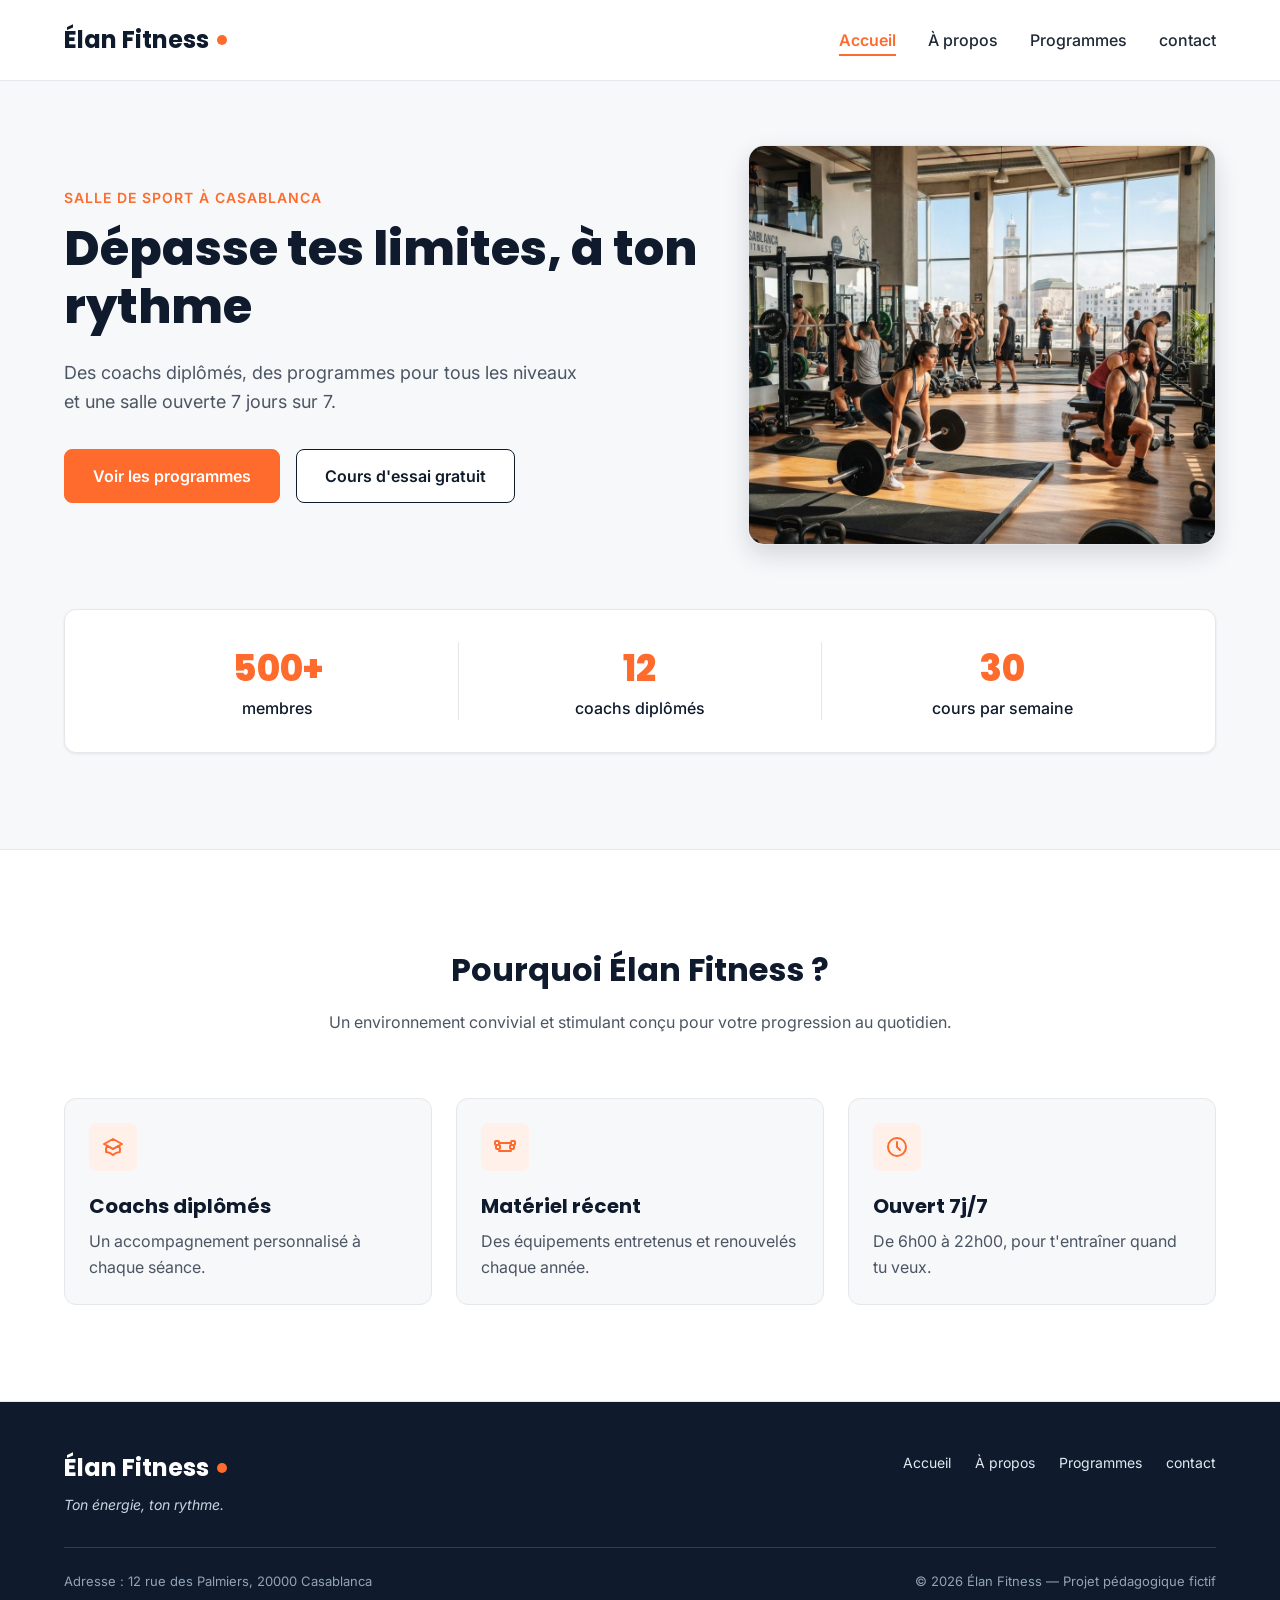
<file: index.html>
<!DOCTYPE html>
<html lang="fr">
<head>
  <meta charset="UTF-8">
  <meta name="viewport" content="width=device-width, initial-scale=1">
  <meta name="description" content="Élan Fitness, salle de sport à Casablanca : musculation, yoga, cardio et boxe fitness avec des coachs diplômés. Réservez votre cours d'essai gratuit.">
  <title>Élan Fitness | Salle de sport à Casablanca</title>

  <!-- Polices Google : Poppins (titres) et Inter (textes) -->
  <link rel="preconnect" href="https://fonts.googleapis.com">
  <link rel="preconnect" href="https://fonts.gstatic.com" crossorigin>
  <link href="https://fonts.googleapis.com/css2?family=Inter:wght@400;500;600&family=Poppins:wght@600;700;800&display=swap" rel="stylesheet">

  <!-- Notre feuille de style -->
  <link rel="stylesheet" href="style.css">
</head>

<body>
  

  <!-- =========================================================
       EN-TÊTE : logo + menu (le même sur toutes les pages)
       ========================================================= -->
  <header class="en-tete">
    <div class="conteneur en-tete-contenu">
      <a href="index.html" class="logo">Élan Fitness</a>

      <nav aria-label="Navigation principale">
        <ul class="menu">
          <li><a href="index.html" class="lien-actif">Accueil</a></li>
          <li><a href="a-propos.html">À propos</a></li>
          <li><a href="programmes.html">Programmes</a></li>
          <li><a href="contact.html">contact</a></li>
        </ul>
      </nav>
    </div>
  </header>

  <main>

<!-- =========================================================
         PAGE 1 : ACCUEIL (hero + chiffres + avantages)
         ========================================================= -->
    <section id="accueil" class="hero">
      <div class="conteneur">

        <div class="hero-contenu">
          <div class="hero-texte">
            <p class="sur-titre">Salle de sport à Casablanca</p>
            <h1>Dépasse tes limites, à ton rythme</h1>
            <p class="hero-description">
              Des coachs diplômés, des programmes pour tous les niveaux et une salle ouverte 7 jours sur 7.
            </p>
            <div class="boutons">
              <a href="#programmes" class="bouton bouton-principal">Voir les programmes</a>
              <a href="#contact" class="bouton bouton-secondaire">Cours d'essai gratuit</a>
            </div>
          </div>

          <img class="hero-image" src="img/hero.jpg" alt="Des personnes s'entraînent dans une salle de sport lumineuse à Casablanca">
        </div>

        <div class="chiffres">
          <div class="chiffre">
            <p class="chiffre-nombre">500+</p>
            <p>membres</p>
          </div>
          <div class="chiffre">
            <p class="chiffre-nombre">12</p>
            <p>coachs diplômés</p>
          </div>
          <div class="chiffre">
            <p class="chiffre-nombre">30</p>
            <p>cours par semaine</p>
          </div>
        </div>

      </div>
    </section>

    <section class="section section-blanche">
      <div class="conteneur">

        <div class="section-titre">
          <h2>Pourquoi Élan Fitness ?</h2>
          <p>Un environnement convivial et stimulant conçu pour votre progression au quotidien.</p>
        </div>

        <div class="cartes">
          <article class="carte carte-avantage">
            <div class="icone"><img src="img/icone-coach.svg" alt=""></div>
            <h3>Coachs diplômés</h3>
            <p>Un accompagnement personnalisé à chaque séance.</p>
          </article>

          <article class="carte carte-avantage">
            <div class="icone"><img src="img/icone-materiel.svg" alt=""></div>
            <h3>Matériel récent</h3>
            <p>Des équipements entretenus et renouvelés chaque année.</p>
          </article>

          <article class="carte carte-avantage">
            <div class="icone"><img src="img/icone-horloge.svg" alt=""></div>
            <h3>Ouvert 7j/7</h3>
            <p>De 6h00 à 22h00, pour t'entraîner quand tu veux.</p>
          </article>
        </div>

      </div>
    </section>
    
  <!-- =========================================================
       PIED DE PAGE (le même sur toutes les pages)
       ========================================================= -->
  <footer class="pied-de-page">
    <div class="conteneur">

      <div class="pied-haut">
        <div>
          <p class="logo logo-clair">Élan Fitness</p>
          <p class="slogan">Ton énergie, ton rythme.</p>
        </div>

        <nav aria-label="Navigation du pied de page">
          <ul class="menu menu-pied">
             <li><a href="index.html">Accueil</a></li>
            <li><a href="a-propos.html">À propos</a></li>
            <li><a href="programmes.html">Programmes</a></li>
             <li><a href="contact.html">contact</a></li>
          </ul>
        </nav>
      </div>

      <div class="pied-bas">
        <p>Adresse : 12 rue des Palmiers, 20000 Casablanca</p>
        <p>&copy; 2026 Élan Fitness — Projet pédagogique fictif</p>
      </div>

    </div>
  </footer>

</body>
</html>
</file>
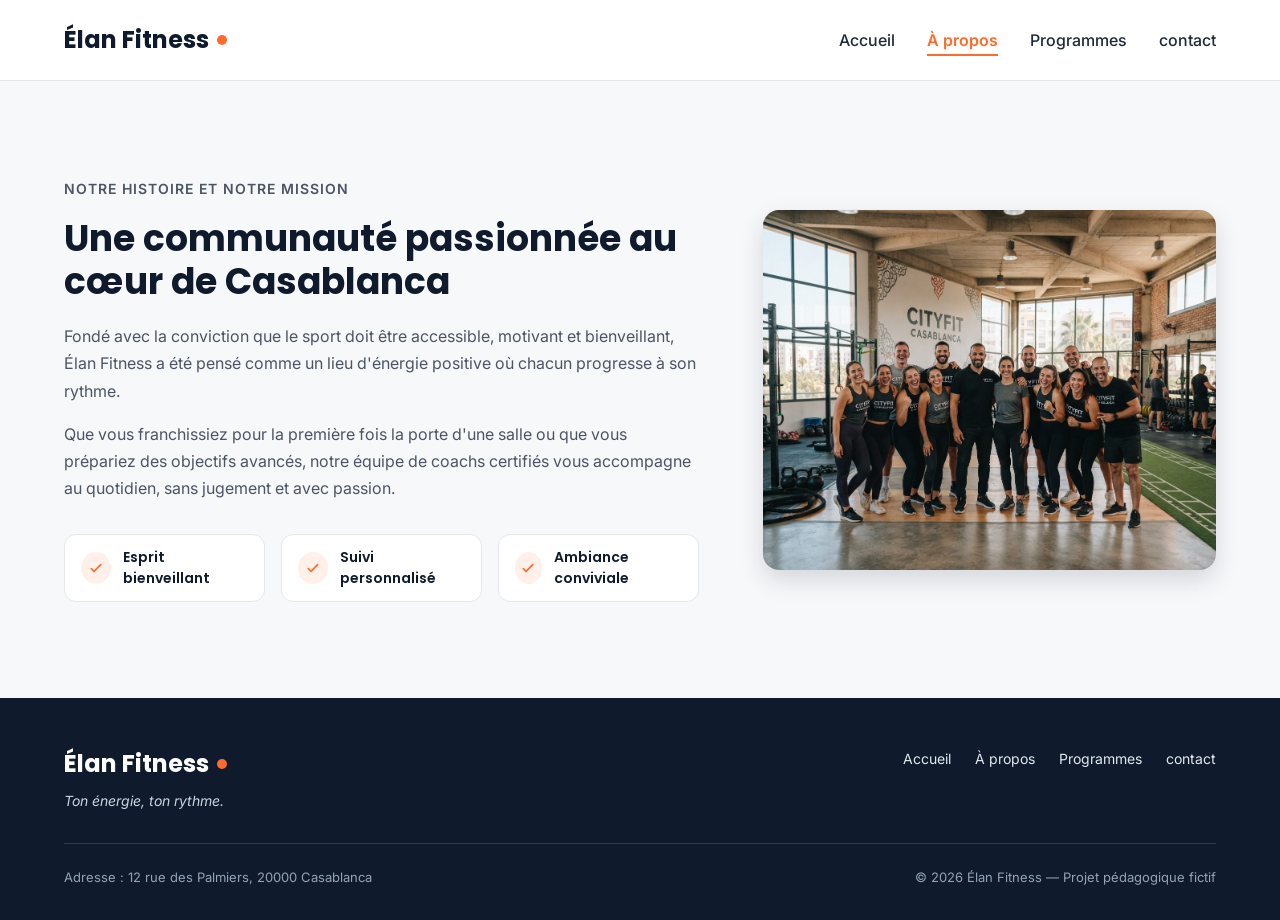
<file: a-propos.html>
<!DOCTYPE html>
<html lang="fr">
<head>
  <meta charset="UTF-8">
  <meta name="viewport" content="width=device-width, initial-scale=1">
  <meta name="description" content="Élan Fitness, salle de sport à Casablanca : musculation, yoga, cardio et boxe fitness avec des coachs diplômés. Réservez votre cours d'essai gratuit.">
  <title>Élan Fitness | Salle de sport à Casablanca</title>

  <!-- Polices Google : Poppins (titres) et Inter (textes) -->
  <link rel="preconnect" href="https://fonts.googleapis.com">
  <link rel="preconnect" href="https://fonts.gstatic.com" crossorigin>
  <link href="https://fonts.googleapis.com/css2?family=Inter:wght@400;500;600&family=Poppins:wght@600;700;800&display=swap" rel="stylesheet">

  <!-- Notre feuille de style -->
  <link rel="stylesheet" href="style.css">
  
</head>

<body>

  <!-- =========================================================
       EN-TÊTE : logo + menu (le même sur toutes les pages)
       ========================================================= -->
  <header class="en-tete">
    <div class="conteneur en-tete-contenu">
      <a href="index.html" class="logo">Élan Fitness</a>

      <nav aria-label="Navigation principale">
        <ul class="menu">
          <li><a href="index.html" >Accueil</a></li>
          <li><a href="a-propos.html" class="lien-actif">À propos</a></li>
          <li><a href="programmes.html" >Programmes</a></li>
          <li><a href="contact.html">contact</a></li>
        </ul>
      </nav>
    </div>
  </header>

  <main>
 <!-- =========================================================
         PAGE 2 : À PROPOS
         ========================================================= -->
    <section id="a-propos" class="section">
      <div class="conteneur apropos-contenu">

        <div class="apropos-texte">
          <p class="sur-titre">Notre histoire et notre mission</p>
          <h2>Une communauté passionnée au cœur de Casablanca</h2>
          <p>
            Fondé avec la conviction que le sport doit être accessible, motivant et bienveillant,
            Élan Fitness a été pensé comme un lieu d'énergie positive où chacun progresse à son rythme.
          </p>
          <p>
            Que vous franchissiez pour la première fois la porte d'une salle ou que vous prépariez des
            objectifs avancés, notre équipe de coachs certifiés vous accompagne au quotidien, sans
            jugement et avec passion.
          </p>

          <ul class="valeurs">
            <li class="valeur">
              <div class="icone icone-petite"><img src="img/icone-check.svg" alt=""></div>
              <span>Esprit bienveillant</span>
            </li>
            <li class="valeur">
              <div class="icone icone-petite"><img src="img/icone-check.svg" alt=""></div>
              <span>Suivi personnalisé</span>
            </li>
            <li class="valeur">
              <div class="icone icone-petite"><img src="img/icone-check.svg" alt=""></div>
              <span>Ambiance conviviale</span>
            </li>
          </ul>
        </div>

        <img class="apropos-image" src="img/equipe.jpg" alt="L'équipe de coachs d'Élan Fitness réunie dans la salle">

      </div>
    </section>


    
  <!-- =========================================================
       PIED DE PAGE (le même sur toutes les pages)
       ========================================================= -->
  <footer class="pied-de-page">
    <div class="conteneur">

      <div class="pied-haut">
        <div>
          <p class="logo logo-clair">Élan Fitness</p>
          <p class="slogan">Ton énergie, ton rythme.</p>
        </div>

        <nav aria-label="Navigation du pied de page">
          <ul class="menu menu-pied">
            <li><a href="index.html" >Accueil</a></li>
            <li><a href="a-propos.html">À propos</a></li>
            <li><a href="programmes.html">Programmes</a></li>
             <li><a href="contact.html">contact</a></li>
          </ul>
        </nav>
      </div>

      <div class="pied-bas">
        <p>Adresse : 12 rue des Palmiers, 20000 Casablanca</p>
        <p>&copy; 2026 Élan Fitness — Projet pédagogique fictif</p>
      </div>

    </div>
  </footer>

</body>
</html>
</file>
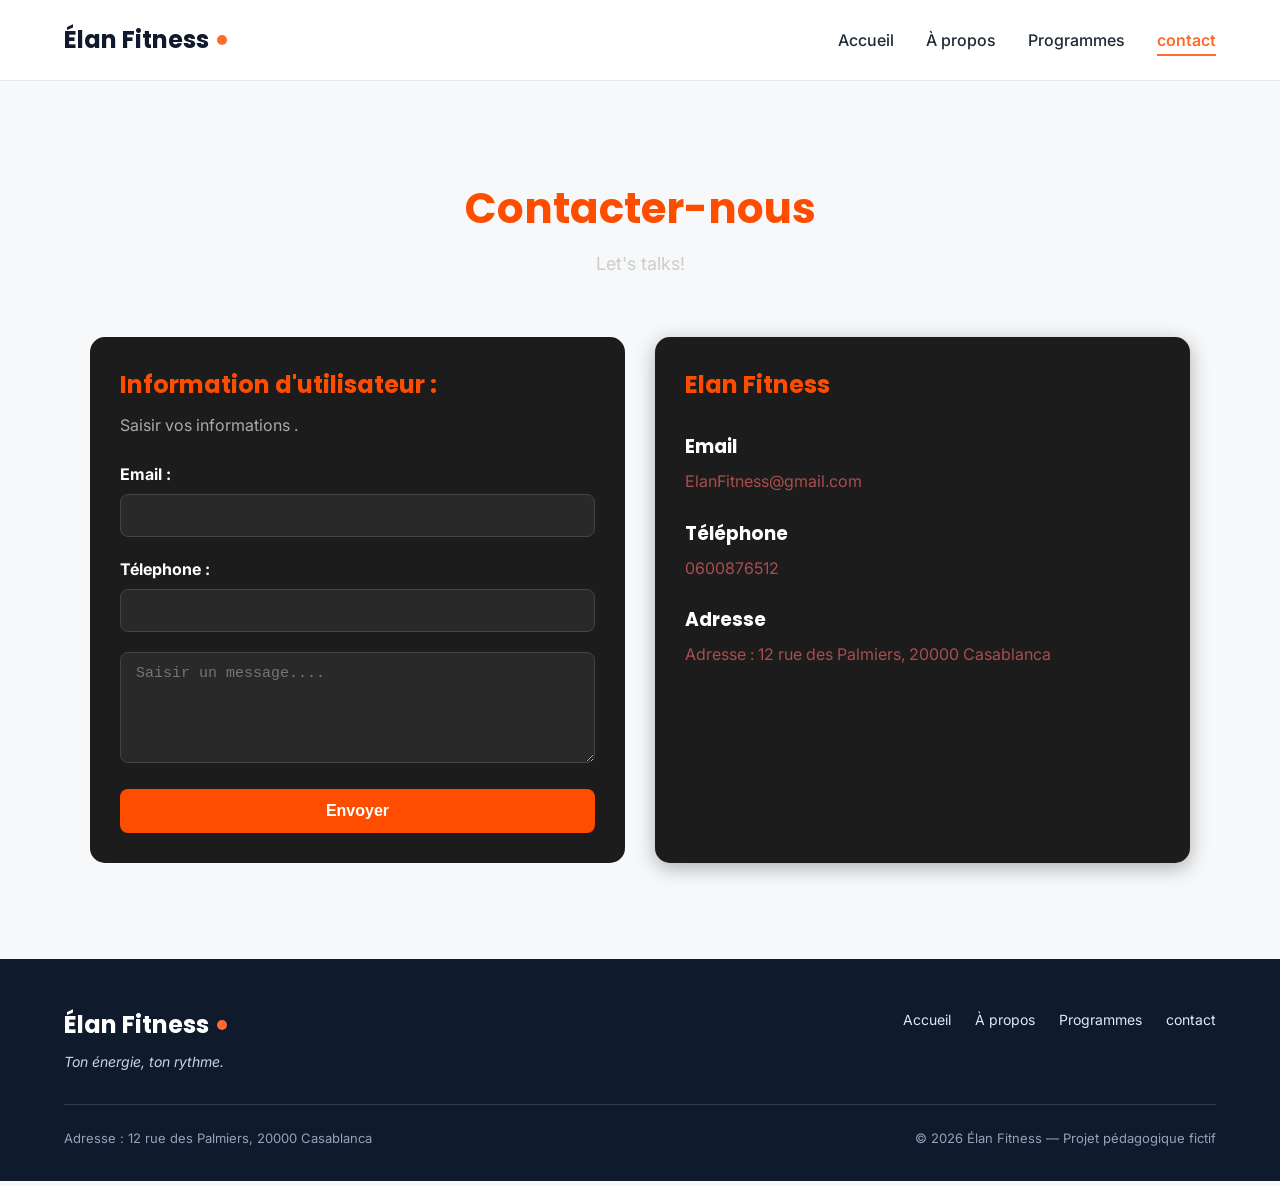
<file: contact.html>
<!DOCTYPE html>
<html lang="fr">
<head>
  <meta charset="UTF-8">
  <meta name="viewport" content="width=device-width, initial-scale=1">
  <meta name="description" content="Élan Fitness, salle de sport à Casablanca : musculation, yoga, cardio et boxe fitness avec des coachs diplômés. Réservez votre cours d'essai gratuit.">
  <title>Élan Fitness | Salle de sport à Casablanca</title>

  <!-- Polices Google : Poppins (titres) et Inter (textes) -->
  <link rel="preconnect" href="https://fonts.googleapis.com">
  <link rel="preconnect" href="https://fonts.gstatic.com" crossorigin>
  <link href="https://fonts.googleapis.com/css2?family=Inter:wght@400;500;600&family=Poppins:wght@600;700;800&display=swap" rel="stylesheet">

  <!-- Notre feuille de style -->
  <link rel="stylesheet" href="style.css">
  
  <link rel="stylesheet" href="style2.css">
</head>

<body>

  <!-- =========================================================
       EN-TÊTE : logo + menu (le même sur toutes les pages)
       ========================================================= -->
  <header class="en-tete">
    <div class="conteneur en-tete-contenu">
      <a href="index.html" class="logo">Élan Fitness</a>

      <nav aria-label="Navigation principale">
        <ul class="menu">
          <li><a href="index.html" >Accueil</a></li>
          <li><a href="a-propos.html">À propos</a></li>
          <li><a href="programmes.html">Programmes</a></li>
          <li><a href="contact.html" class="lien-actif">contact</a></li>
        </ul>
      </nav>
    </div>
  </header>

  <main>

<!-- ================== PAGE3 CONTACTER NOUS =========================  -->
<section id="contact" class="section">
<div class="cnt">
    <div class="cont">
        <h1>Contacter-nous</h1>
        <p>Let's talks!</p>
    </div>
    <div class="infos-ut">
        <h2>Information d'utilisateur : </h2>
        <p>Saisir vos informations .</p>
        <label for="email">Email :</label>
        <input type="email" id="email" required>
        <label for="tel">Télephone :</label>
        <input type="tel" id="tel" required>
        <textarea id="mssg" name="mssg" rows="5" cols="40" placeholder="Saisir un message...." required></textarea>
        <button type="submit">Envoyer</button>
    </div>
    <div class="nos-infos">
        <h2>Elan Fitness</h2>

        <h3>Email </h3> 
        <p>ElanFitness@gmail.com</p>

        <h3>Téléphone </h3>
        <p>0600876512</p>

        <h3>Adresse</h3>
        <p>Adresse : 12 rue des Palmiers, 20000 Casablanca</p>
    </div>
</div>
</section>

     <!-- =========================================================
       PIED DE PAGE (le même sur toutes les pages)
       ========================================================= -->
  <footer class="pied-de-page">
    <div class="conteneur">

      <div class="pied-haut">
        <div>
          <p class="logo logo-clair">Élan Fitness</p>
          <p class="slogan">Ton énergie, ton rythme.</p>
        </div>

        <nav aria-label="Navigation du pied de page">
          <ul class="menu menu-pied">
            <li><a href="index.html" >Accueil</a></li>
            <li><a href="a-propos.html">À propos</a></li>
            <li><a href="programmes.html">Programmes</a></li>
             <li><a href="contact.html">contact</a></li>
          </ul>
        </nav>
      </div>

      <div class="pied-bas">
        <p>Adresse : 12 rue des Palmiers, 20000 Casablanca</p>
        <p>&copy; 2026 Élan Fitness — Projet pédagogique fictif</p>
      </div>

    </div>
  </footer>

</body>
</html>
</file>
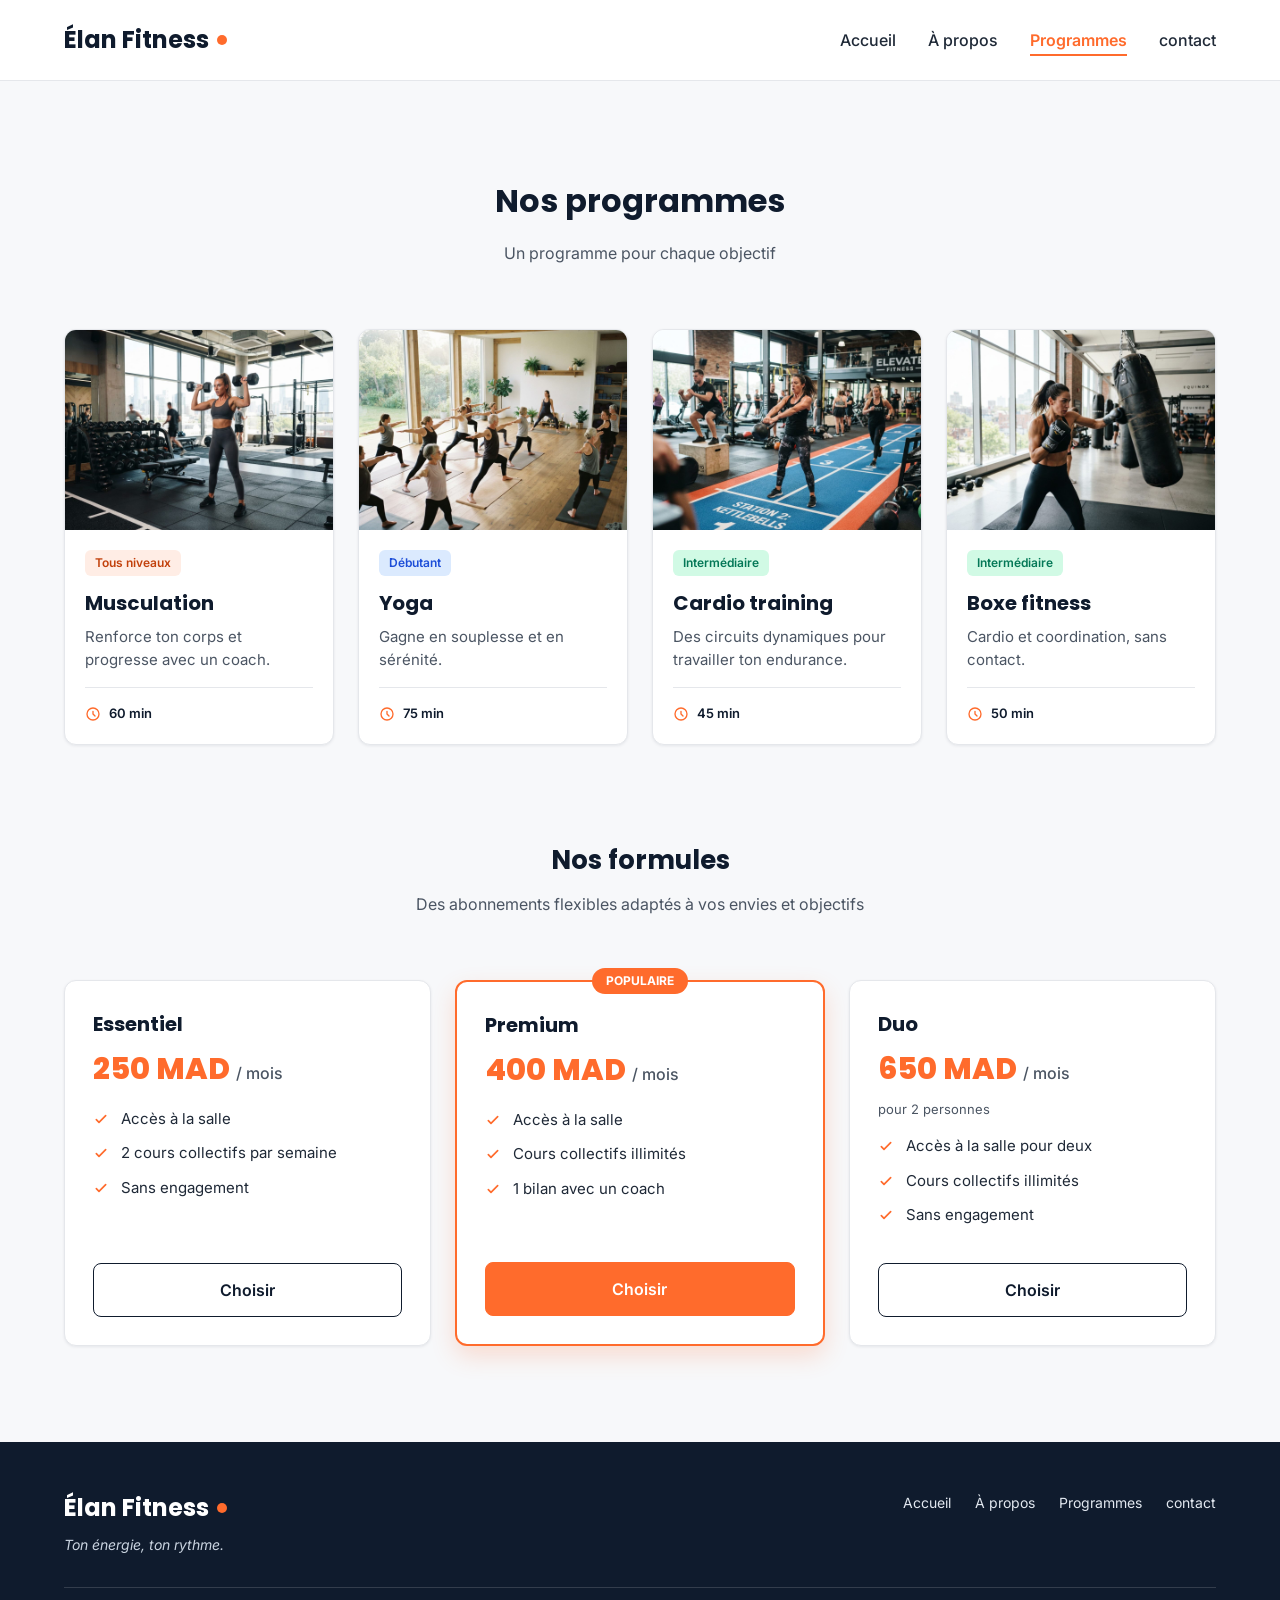
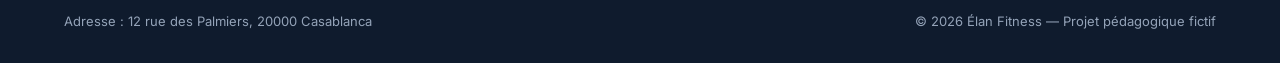
<file: programmes.html>
<!DOCTYPE html>
<html lang="fr">
<head>
  <meta charset="UTF-8">
  <meta name="viewport" content="width=device-width, initial-scale=1">
  <meta name="description" content="Élan Fitness, salle de sport à Casablanca : musculation, yoga, cardio et boxe fitness avec des coachs diplômés. Réservez votre cours d'essai gratuit.">
  <title>Élan Fitness | Salle de sport à Casablanca</title>

  <!-- Polices Google : Poppins (titres) et Inter (textes) -->
  <link rel="preconnect" href="https://fonts.googleapis.com">
  <link rel="preconnect" href="https://fonts.gstatic.com" crossorigin>
  <link href="https://fonts.googleapis.com/css2?family=Inter:wght@400;500;600&family=Poppins:wght@600;700;800&display=swap" rel="stylesheet">

  <!-- Notre feuille de style -->
  <link rel="stylesheet" href="style.css">
</head>

<body>
  <!-- =========================================================
       EN-TÊTE : logo + menu (le même sur toutes les pages)
       ========================================================= -->
  <header class="en-tete">
    <div class="conteneur en-tete-contenu">
      <a href="index.html" class="logo">Élan Fitness</a>

      <nav aria-label="Navigation principale">
        <ul class="menu">
          <li><a href="index.html" >Accueil</a></li>
          <li><a href="a-propos.html">À propos</a></li>
          <li><a href="programmes.html"  class="lien-actif">Programmes</a></li>
          <li><a href="contact.html">contact</a></li>
        </ul>
      </nav>
    </div>
  </header>

  <main>

 <!-- =========================================================
         PAGE 3 : PROGRAMMES (cours + formules)
         ========================================================= -->
    <section id="programmes" class="section">
      <div class="conteneur">

        <div class="section-titre">
          <h2>Nos programmes</h2>
          <p>Un programme pour chaque objectif</p>
        </div>

        <div class="cartes">

          <article class="carte carte-programme">
            <img src="img/musculation.jpg" alt="Une sportive soulève des haltères dans l'espace musculation">
            <div class="programme-corps">
              <span class="etiquette etiquette-orange">Tous niveaux</span>
              <h3>Musculation</h3>
              <p>Renforce ton corps et progresse avec un coach.</p>
              <p class="duree"><img src="img/icone-duree.svg" alt="">60 min</p>
            </div>
          </article>

          <article class="carte carte-programme">
            <img src="img/yoga.jpg" alt="Un groupe pratique le yoga sur des tapis dans une salle lumineuse">
            <div class="programme-corps">
              <span class="etiquette etiquette-bleue">Débutant</span>
              <h3>Yoga</h3>
              <p>Gagne en souplesse et en sérénité.</p>
              <p class="duree"><img src="img/icone-duree.svg" alt="">75 min</p>
            </div>
          </article>

          <article class="carte carte-programme">
            <img src="img/cardio.jpg" alt="Des sportifs suivent un circuit de cardio training avec des kettlebells">
            <div class="programme-corps">
              <span class="etiquette etiquette-verte">Intermédiaire</span>
              <h3>Cardio training</h3>
              <p>Des circuits dynamiques pour travailler ton endurance.</p>
              <p class="duree"><img src="img/icone-duree.svg" alt="">45 min</p>
            </div>
          </article>

          <article class="carte carte-programme">
            <img src="img/boxe.jpg" alt="Une sportive frappe un sac de frappe pendant un cours de boxe fitness">
            <div class="programme-corps">
              <span class="etiquette etiquette-verte">Intermédiaire</span>
              <h3>Boxe fitness</h3>
              <p>Cardio et coordination, sans contact.</p>
              <p class="duree"><img src="img/icone-duree.svg" alt="">50 min</p>
            </div>
          </article>

        </div>

        <!-- Les formules (abonnements) -->
        <div class="formules">

          <div class="section-titre">
            <h3>Nos formules</h3>
            <p>Des abonnements flexibles adaptés à vos envies et objectifs</p>
          </div>

          <div class="cartes">

            <article class="carte formule">
              <h4>Essentiel</h4>
              <p class="prix">250 MAD <span>/ mois</span></p>
              <ul class="formule-liste">
                <li>Accès à la salle</li>
                <li>2 cours collectifs par semaine</li>
                <li>Sans engagement</li>
              </ul>
              <a href="#contact" class="bouton bouton-secondaire">Choisir</a>
            </article>

            <article class="carte formule formule-populaire">
              <p class="badge-populaire">Populaire</p>
              <h4>Premium</h4>
              <p class="prix">400 MAD <span>/ mois</span></p>
              <ul class="formule-liste">
                <li>Accès à la salle</li>
                <li>Cours collectifs illimités</li>
                <li>1 bilan avec un coach</li>
              </ul>
              <a href="#contact" class="bouton bouton-principal">Choisir</a>
            </article>

            <article class="carte formule">
              <h4>Duo</h4>
              <p class="prix">650 MAD <span>/ mois</span></p>
              <p class="prix-note">pour 2 personnes</p>
              <ul class="formule-liste">
                <li>Accès à la salle pour deux</li>
                <li>Cours collectifs illimités</li>
                <li>Sans engagement</li>
              </ul>
              <a href="#contact" class="bouton bouton-secondaire">Choisir</a>
            </article>

          </div>
        </div>

      </div>
    </section>

    
  <!-- =========================================================
       PIED DE PAGE (le même sur toutes les pages)
       ========================================================= -->
  <footer class="pied-de-page">
    <div class="conteneur">

      <div class="pied-haut">
        <div>
          <p class="logo logo-clair">Élan Fitness</p>
          <p class="slogan">Ton énergie, ton rythme.</p>
        </div>

        <nav aria-label="Navigation du pied de page">
          <ul class="menu menu-pied">
        <li><a href="acceuil.html">Accueil</a></li>
            <li><a href="a-propos.html">À propos</a></li>
            <li><a href="programmes.html">Programmes</a></li>
             <li><a href="contact.html">contact</a></li>
          </ul>
        </nav>
      </div>

      <div class="pied-bas">
        <p>Adresse : 12 rue des Palmiers, 20000 Casablanca</p>
        <p>&copy; 2026 Élan Fitness — Projet pédagogique fictif</p>
      </div>

    </div>
  </footer>

</body>
</html>
</file>
<file: style.css>
* {
  box-sizing: border-box;
  margin: 0;
  padding: 0;
}

html {
  scroll-behavior: smooth;
}

body {
  font-family: 'Inter', Arial, sans-serif;
  font-size: 16px;
  line-height: 1.5;
  color: #1F2937;
  background-color: #F7F8FA;
}

h1, h2, h3, h4 {
  font-family: 'Poppins', Arial, sans-serif;
  color: #0F1B2D;
}

a {
  color: inherit;
  text-decoration: none;
}

ul {
  list-style: none;
}

img {
  display: block;
  max-width: 100%;
}

a:focus-visible,
button:focus-visible {
  outline: 3px solid #FF6B2C;
  outline-offset: 2px;
}

.conteneur {
  width: 100%;
  max-width: 1200px;
  margin: 0 auto;
  padding: 0 24px;
}

.section {
  padding: 96px 0;
}

.section-blanche {
  background-color: #FFFFFF;
  border-top: 1px solid #E5E7EB;
  border-bottom: 1px solid #E5E7EB;
}

.section-titre {
  max-width: 640px;
  margin: 0 auto 64px;
  text-align: center;
}

.section-titre h2 {
  font-size: 32px;
  margin-bottom: 16px;
}

.section-titre h3 {
  font-size: 26px;
  margin-bottom: 12px;
}

.section-titre p {
  color: #4B5563;
}

.sur-titre {
  font-size: 14px;
  font-weight: 600;
  color: #FF6B2C;
  text-transform: uppercase;
  letter-spacing: 1px;
  margin-bottom: 12px;
}

.bouton {
  display: inline-block;
  padding: 14px 28px;
  border-radius: 8px;
  font-size: 16px;
  font-weight: 600;
  text-align: center;
  cursor: pointer;
}

.bouton-principal {
  background-color: #FF6B2C;
  border: 1px solid #FF6B2C;
  color: #FFFFFF;
}

.bouton-principal:hover {
  background-color: #F05817;
}

.bouton-secondaire {
  background-color: #FFFFFF;
  border: 1px solid #0F1B2D;
  color: #0F1B2D;
}

.bouton-secondaire:hover {
  background-color: #F3F4F6;
}

.cartes {
  display: flex;
  gap: 24px;
}

.carte {
  flex: 1;
  background-color: #FFFFFF;
  border: 1px solid #E5E7EB;
  border-radius: 12px;
  box-shadow: 0 1px 3px rgba(15, 27, 45, 0.08);
}

.icone {
  width: 48px;
  height: 48px;
  background-color: #FFF0EA;
  border-radius: 8px;
  display: flex;
  align-items: center;
  justify-content: center;
}

.icone img {
  width: 24px;
  height: 24px;
}

.icone-petite {
  width: 32px;
  height: 32px;
  border-radius: 50%;
}

.icone-petite img {
  width: 16px;
  height: 16px;
}

.en-tete {
  position: sticky;
  top: 0;
  z-index: 10;
  background-color: #FFFFFF;
  border-bottom: 1px solid #E5E7EB;
}

.en-tete-contenu {
  height: 80px;
  display: flex;
  align-items: center;
  justify-content: space-between;
}

.logo {
  display: flex;
  align-items: center;
  font-family: 'Poppins', Arial, sans-serif;
  font-size: 24px;
  font-weight: 700;
  color: #0F1B2D;
}

.logo::after {
  content: "";
  width: 10px;
  height: 10px;
  margin-left: 8px;
  background-color: #FF6B2C;
  border-radius: 50%;
}

.menu {
  display: flex;
  gap: 32px;
}

.menu a {
  font-weight: 500;
  padding-bottom: 4px;
  border-bottom: 2px solid transparent;
}

.menu a:hover {
  color: #FF6B2C;
}

.menu .lien-actif {
  color: #FF6B2C;
  font-weight: 600;
  border-bottom-color: #FF6B2C;
}

.hero {
  padding: 64px 0 96px;
}

.hero-contenu {
  display: flex;
  align-items: center;
  gap: 32px;
}

.hero-texte {
  flex: 7;
}

.hero-texte h1 {
  font-size: 48px;
  font-weight: 800;
  line-height: 1.2;
  margin-bottom: 24px;
}

.hero-description {
  max-width: 520px;
  font-size: 18px;
  line-height: 1.6;
  color: #4B5563;
  margin-bottom: 32px;
}

.boutons {
  display: flex;
  flex-wrap: wrap;
  gap: 16px;
}

.hero-image {
  flex: 5;
  min-width: 0;
  height: 400px;
  object-fit: cover;
  border-radius: 16px;
  border: 1px solid #E5E7EB;
  box-shadow: 0 10px 25px rgba(15, 27, 45, 0.15);
}

.chiffres {
  display: flex;
  margin-top: 64px;
  padding: 32px;
  background-color: #FFFFFF;
  border: 1px solid #E5E7EB;
  border-radius: 12px;
  box-shadow: 0 1px 3px rgba(15, 27, 45, 0.08);
}

.chiffre {
  flex: 1;
  text-align: center;
  font-weight: 500;
  color: #0F1B2D;
}

.chiffre + .chiffre {
  border-left: 1px solid #E5E7EB;
}

.chiffre-nombre {
  font-family: 'Poppins', Arial, sans-serif;
  font-size: 36px;
  font-weight: 800;
  color: #FF6B2C;
}

.carte-avantage {
  padding: 24px;
  background-color: #F7F8FA;
  box-shadow: none;
}

.carte-avantage .icone {
  margin-bottom: 20px;
}

.carte-avantage h3 {
  font-size: 20px;
  margin-bottom: 8px;
}

.carte-avantage p {
  color: #4B5563;
  line-height: 1.6;
}

.apropos-contenu {
  display: flex;
  align-items: center;
  gap: 64px;
}

.apropos-texte {
  flex: 7;
}

.apropos-texte h2 {
  font-size: 36px;
  line-height: 1.2;
  margin-bottom: 20px;
}

.apropos-texte p {
  color: #4B5563;
  line-height: 1.7;
  margin-bottom: 16px;
}

.valeurs {
  display: flex;
  gap: 16px;
  margin-top: 32px;
}

.valeur {
  flex: 1;
  display: flex;
  align-items: center;
  gap: 12px;
  padding: 12px 16px;
  background-color: #FFFFFF;
  border: 1px solid #E5E7EB;
  border-radius: 12px;
  font-family: 'Poppins', Arial, sans-serif;
  font-size: 14px;
  font-weight: 600;
  color: #0F1B2D;
}

.apropos-image {
  flex: 5;
  min-width: 0;
  height: 360px;
  object-fit: cover;
  border-radius: 16px;
  box-shadow: 0 10px 25px rgba(15, 27, 45, 0.15);
}

.carte-programme {
  display: flex;
  flex-direction: column;
  overflow: hidden;
}

.carte-programme > img {
  width: 100%;
  height: 200px;
  object-fit: cover;
}

.programme-corps {
  flex: 1;
  display: flex;
  flex-direction: column;
  padding: 20px;
}

.programme-corps h3 {
  font-size: 20px;
  margin-bottom: 8px;
}

.programme-corps p {
  font-size: 15px;
  color: #4B5563;
}

.etiquette {
  align-self: flex-start;
  padding: 4px 10px;
  margin-bottom: 12px;
  border-radius: 6px;
  font-size: 12px;
  font-weight: 600;
}

.etiquette-orange {
  background-color: #FFEDE5;
  color: #C2410C;
}

.etiquette-bleue {
  background-color: #DBEAFE;
  color: #1D4ED8;
}

.etiquette-verte {
  background-color: #D1FAE5;
  color: #047857;
}

.programme-corps .duree {
  display: flex;
  align-items: center;
  gap: 8px;
  margin-top: auto;
  padding-top: 16px;
  border-top: 1px solid #E5E7EB;
  font-size: 13px;
  font-weight: 600;
  color: #0F1B2D;
}

.programme-corps h3 + p {
  margin-bottom: 16px;
}

.duree img {
  width: 16px;
  height: 16px;
}

.formules {
  margin-top: 96px;
}

.formule {
  position: relative;
  display: flex;
  flex-direction: column;
  padding: 28px;
}

.formule h4 {
  font-size: 20px;
}

.prix {
  margin: 8px 0 16px;
  font-family: 'Poppins', Arial, sans-serif;
  font-size: 30px;
  font-weight: 800;
  color: #FF6B2C;
}

.prix span {
  font-family: 'Inter', Arial, sans-serif;
  font-size: 16px;
  font-weight: 500;
  color: #4B5563;
}

.prix-note {
  margin: -8px 0 16px;
  font-size: 13px;
  color: #4B5563;
}

.formule-liste {
  flex: 1;
  margin-bottom: 24px;
}

.formule-liste li {
  padding-left: 28px;
  margin-bottom: 12px;
  font-size: 15px;
  background-image: url('img/icone-check.svg');
  background-repeat: no-repeat;
  background-position: left center;
  background-size: 16px;
}

.formule .bouton {
  display: block;
}

.formule-populaire {
  border: 2px solid #FF6B2C;
  box-shadow: 0 10px 25px rgba(255, 107, 44, 0.2);
}

.badge-populaire {
  position: absolute;
  top: -14px;
  left: 50%;
  transform: translateX(-50%);
  padding: 4px 14px;
  background-color: #FF6B2C;
  border-radius: 999px;
  font-size: 12px;
  font-weight: 700;
  text-transform: uppercase;
  color: #FFFFFF;
}

.pied-de-page {
  padding: 48px 0 32px;
  background-color: #0F1B2D;
  color: #FFFFFF;
}

.pied-haut {
  display: flex;
  justify-content: space-between;
  align-items: flex-start;
  padding-bottom: 32px;
  border-bottom: 1px solid rgba(255, 255, 255, 0.15);
}

.logo-clair {
  color: #FFFFFF;
}

.slogan {
  margin-top: 8px;
  font-size: 14px;
  font-style: italic;
  color: #CBD5E1;
}

.menu-pied {
  gap: 24px;
}

.menu-pied a {
  font-size: 14px;
  font-weight: 400;
  color: #E2E8F0;
}
.pied-bas {
  display: flex;
  justify-content: space-between;
  margin-top: 24px;
  font-size: 13px;
  color: #94A3B8;
}
</file>
<file: style2.css>
.cnt {
    max-width: 1100px;
    margin: auto;
    display: flex;
    flex-wrap: wrap; 
    gap: 30px; 
}

.cont {
    width: 100%;
    text-align: center;
    margin-bottom: 30px;
}

.cont h1 {
    font-size: 42px;
    margin-bottom: 10px;
    color: #ff4d00;
}

.cont p {
    font-size: 18px;
    color: #ccc;
}


.infos-ut {
    flex: 1;
    min-width: 300px;
    background: #1c1c1c;
    padding: 30px;
    border-radius: 15px;
}

.infos-ut h2 {
    margin-bottom: 10px;
    color: #ff4d00;
}

.infos-ut p {
    color: #aaa;
    margin-bottom: 25px;
}

.infos-ut label {
    color: white;
    display: block;
    margin-bottom: 8px;
    font-weight: bold;
}

.infos-ut input,
.infos-ut textarea {
    width: 100%;
    padding: 12px 15px;
    margin-bottom: 20px;
    border: 1px solid #444;
    border-radius: 8px;
    background: #292929;
    color: white;
    font-size: 15px;
    outline: none;
    box-sizing: border-box;
}


.infos-ut button {
    width: 100%;
    padding: 13px;
    border: none;
    border-radius: 8px;
    background: #ff4d00;
    color: white;
    font-size: 16px;
    font-weight: bold;
    cursor: pointer;
}

.infos-ut button:hover {
    background: #e64400;
}

.nos-infos {
    flex: 1;
    min-width: 300px;
    background: #1c1c1c;
    padding: 30px;
    border-radius: 15px;
    box-shadow: 0 5px 20px rgba(0, 0, 0, 0.3);
}

.nos-infos h2 {
    color: #ff4d00;
    margin-bottom: 30px;
}

.nos-infos h3 {
    margin-bottom: 8px;
    color: white;
}

.nos-infos p {
    color: #ab4d4d;
    margin-bottom: 25px;
    line-height: 1.6;
}
</file>
